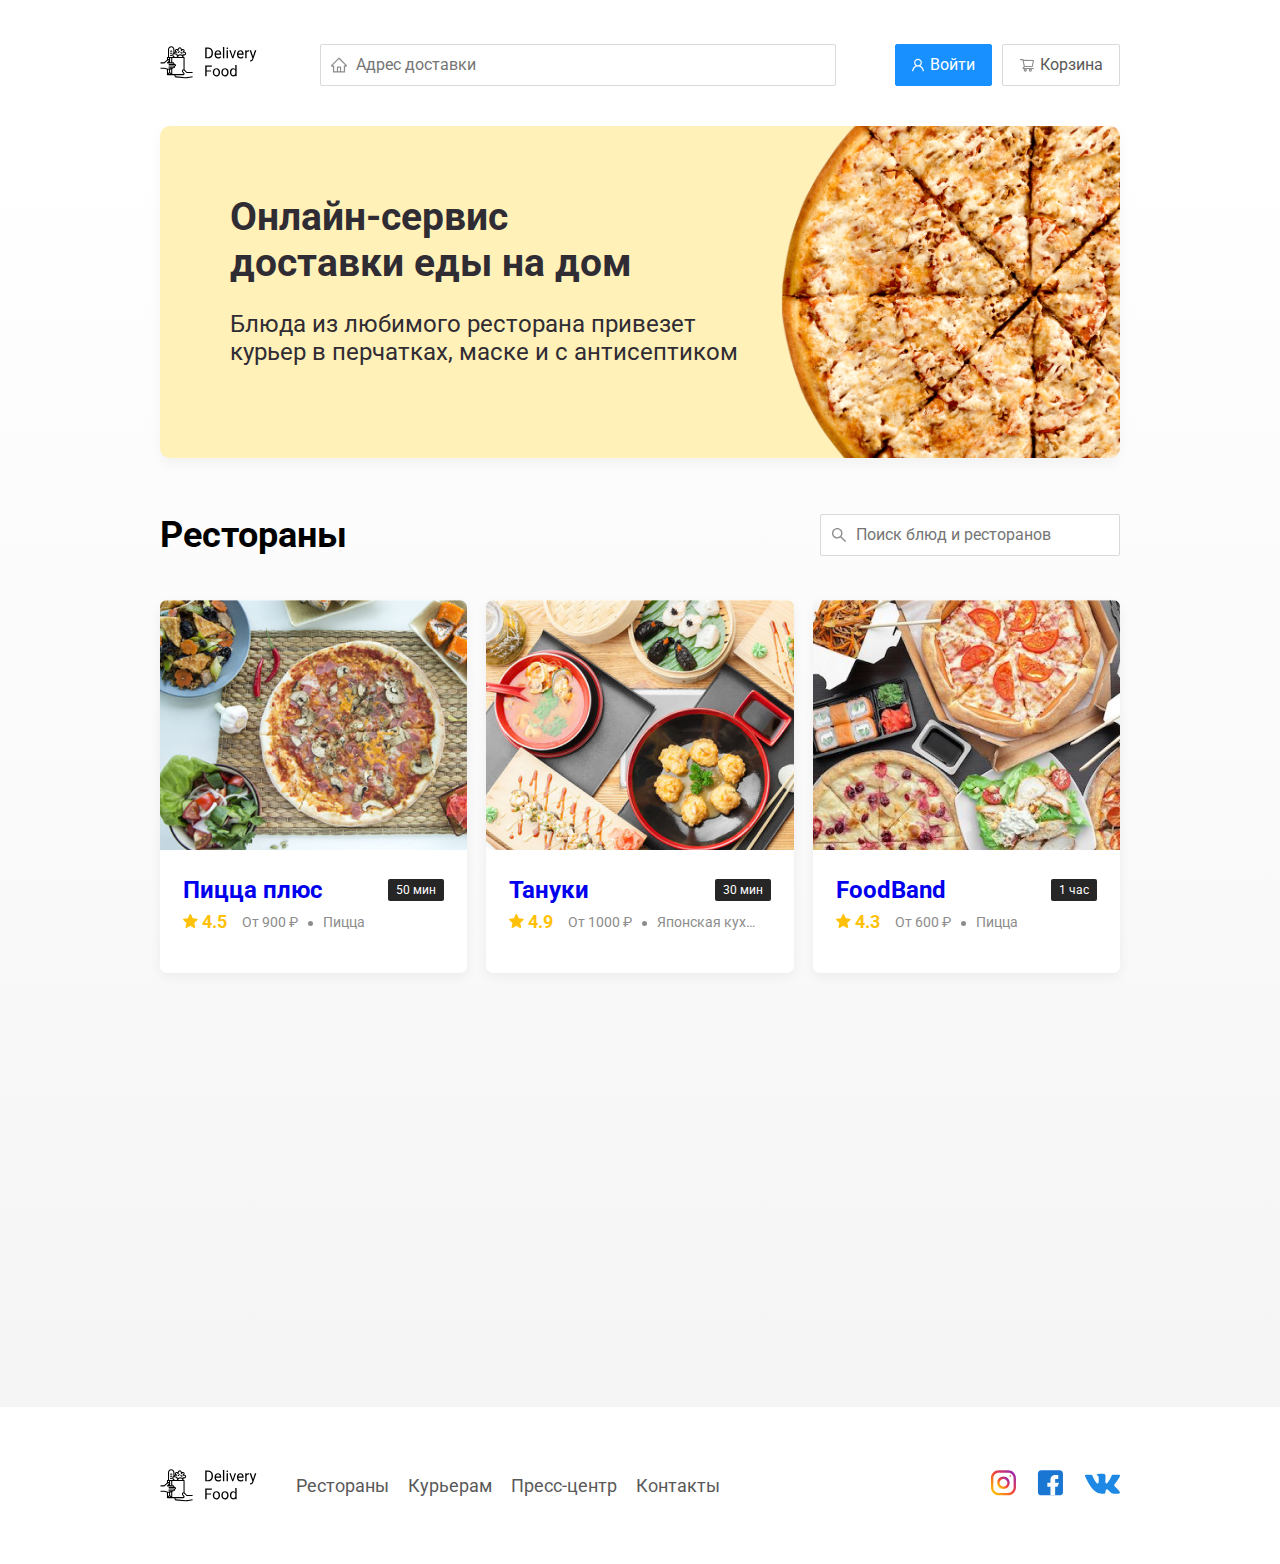
<file: index.html>
<!DOCTYPE html>
<html lang="en">
<head>
    <meta charset="UTF-8">
    <meta name="viewport" content="width=device-width, initial-scale=1.0">
    <title>Delivery Food - доставка еды на дом</title>
    <link href="https://fonts.googleapis.com/css2?family=Roboto:wght@400;700&display=swap" rel="stylesheet">
    <link rel="stylesheet" href="css/normalize.css">
    <link rel="stylesheet" href="css/style.css">
    <link rel="stylesheet" href="css/animate.css">
</head>
<body>
    <div class="container">
        <header class="header">
            <a href="index.html" class="logo">
                <img src="img/logo.svg" alt="Logo" class="logo">
            </a>
            
            <input type="text" class="input input-address" placeholder="Адрес доставки">
            <div class="buttons">
                <button class="button button-primary">
                    <img src="img/user.svg" alt="user" class="button-icon">
                    <span class="button-text">Войти</span>
                </button>
                <button class="button" id="cart-button">
                    <img src="img/shopping-cart.svg" alt="shopping-cart" class="button-icon">
                    <span class="button-text">Корзина</span>
                </button>
            </div>
        </header>
    </div>
    <!-- /.container -->
    <main class="main">
        <div class="container">
            

        <section class="promo">
            <h1 class="promo-title">Онлайн-сервис <br> доставки еды на дом</h1>
            <p class="promo-text">Блюда из любимого ресторана привезет курьер в перчатках, маске и с антисептиком</p>
        </section>

        <section class="restaurants">
            <div class="section-heading">
                <h2 class="section-title">Рестораны</h2>
                <input type="text" class="input input-search" placeholder="Поиск блюд и ресторанов">
            </div>
            <div class="cards">
                <a href="restaurant.html" class="card wow fadeInUp" data-wow-delay="0.2s">
                    <img src="img/restaurants/image0.png" class="card-image" alt="">
                    <div class="card-text">
                        <div class="card-heading">
                            <h3 class="card-title">Пицца плюс</h3>
                            <span class="card-tag tag">50 мин</span>
                        </div>
                        <!-- /.card-heading -->
                        <div class="card-info">
                            <div class="rating"><img src="img/rating.svg" alt=""> 4.5</div>
                            <div class="price">От 900 ₽</div>
                            <div class="category">Пицца</div>
                        </div>
                    </div>
                </a>
                <!-- /.card -->
                <a href="restaurant.html" class="card wow fadeInUp" data-wow-delay="0.4s">
                    <img src="img/restaurants/image1.png" class="card-image" alt="">
                    <div class="card-text">
                        <div class="card-heading">
                            <h3 class="card-title">Тануки</h3>
                            <span class="card-tag tag">30 мин</span>
                        </div>
                        <!-- /.card-heading -->
                        <div class="card-info">
                            <div class="rating"><img src="img/rating.svg" alt=""> 4.9</div>
                            <div class="price">От 1000 ₽</div>
                            <div class="category">Японская кухня</div>
                        </div>
                    </div>
                </a>
                <!-- /.card -->
                <a href="restaurant.html" class="card wow fadeInUp" data-wow-delay="0.6s">
                    <img src="img/restaurants/image2.png" class="card-image" alt="">
                    <div class="card-text">
                        <div class="card-heading">
                            <h3 class="card-title">FoodBand</h3>
                            <span class="card-tag tag">1 час</span>
                        </div>
                        <!-- /.card-heading -->
                        <div class="card-info">
                            <div class="rating"><img src="img/rating.svg" alt=""> 4.3</div>
                            <div class="price">От 600 ₽</div>
                            <div class="category">Пицца</div>
                        </div>
                    </div>
                </a>
                <!-- /.card -->
                <a href="restaurant.html" class="card wow fadeInUp" data-wow-delay="0.2s">
                    <img src="img/restaurants/image3.png" class="card-image" alt="">
                    <div class="card-text">
                        <div class="card-heading">
                            <h3 class="card-title">Жадина пицца</h3>
                            <span class="card-tag tag">45 мин</span>
                        </div>
                        <!-- /.card-heading -->
                        <div class="card-info">
                            <div class="rating"><img src="img/rating.svg" alt=""> 4.6</div>
                            <div class="price">От 700 ₽</div>
                            <div class="category">Пицца</div>
                        </div>
                    </div>
                </a>
                <!-- /.card -->
                <a href="restaurant.html" class="card wow fadeInUp" data-wow-delay="0.4s">
                    <img src="img/restaurants/image4.png" class="card-image" alt="">
                    <div class="card-text">
                        <div class="card-heading">
                            <h3 class="card-title">Точка еды</h3>
                            <span class="card-tag tag">30 мин</span>
                        </div>
                        <!-- /.card-heading -->
                        <div class="card-info">
                            <div class="rating"><img src="img/rating.svg" alt=""> 4.4</div>
                            <div class="price">От 800 ₽</div>
                            <div class="category">Европейская кухня</div>
                        </div>
                    </div>
                </a>
                <!-- /.card -->
                <a href="restaurant.html" class="card wow fadeInUp" data-wow-delay="0.6s">
                    <img src="img/restaurants/image5.png" class="card-image" alt="">
                    <div class="card-text">
                        <div class="card-heading">
                            <h3 class="card-title">PizzaBurger</h3>
                            <span class="card-tag tag">40 мин</span>
                        </div>
                        <!-- /.card-heading -->
                        <div class="card-info">
                            <div class="rating"><img src="img/rating.svg" alt=""> 4.8</div>
                            <div class="price">От 900 ₽</div>
                            <div class="category">Пицца, Бургеры</div>
                        </div>
                    </div>
                </a>
                <!-- /.card -->
            </div>
            <!-- /.cards -->
        </section>
        </div>
    </main> 
    <footer class="footer">
        <div class="container">
            <div class="footer-block">
                <img src="img/logo.svg" alt="logo" class="logo footer-logo">
                <nav class="footer-nav">
                    <a href="#" class="footer-link">Рестораны</a>
                    <a href="#" class="footer-link">Курьерам</a>
                    <a href="#" class="footer-link">Пресс-центр</a>
                    <a href="#" class="footer-link">Контакты</a>
                </nav>
                <div class="social-links">
                    <a href="#" class="social-link"><img src="img/instagram.svg" alt="instagram"></a>
                    <a href="#" class="social-link"><img src="img/fb.svg" alt="facebook"></a>
                    <a href="#" class="social-link"><img src="img/vk.svg" alt="vk"></a>
                </div>
            </div>
        </div>
    </footer>
    <div class="modal">
        <div class="modal-dialog">
            <div class="modal-header">
                <h3 class="modal-title">Корзина</h3>
                <button class="close">&times;</button>
            </div>
            <!-- /.modal-header -->
            <div class="modal-body">
                <div class="food-row">
                    <span class="food-name">Ролл угорь стандарт</span>
                     <strong class="food-price">250 ₽</strong>
                     <div class="food-counter">
                        <button class="counter-button">-</button>
                        <span class="counter">1</span>
                        <button class="counter-button">+</button>
                     </div>
                </div>
                <div class="food-row">
                    <span class="food-name">Ролл угорь стандарт</span>
                     <strong class="food-price">250 ₽</strong>
                     <div class="food-counter">
                        <button class="counter-button">-</button>
                        <span class="counter">1</span>
                        <button class="counter-button">+</button>
                     </div>
                </div>
                <div class="food-row">
                    <span class="food-name">Ролл угорь стандарт</span>
                     <strong class="food-price">250 ₽</strong>
                     <div class="food-counter">
                        <button class="counter-button">-</button>
                        <span class="counter">1</span>
                        <button class="counter-button">+</button>
                     </div>
                </div>
                <div class="food-row">
                    <span class="food-name">Ролл угорь стандарт</span>
                     <strong class="food-price">250 ₽</strong>
                     <div class="food-counter">
                        <button class="counter-button">-</button>
                        <span class="counter">1</span>
                        <button class="counter-button">+</button>
                     </div>
                </div>
                <div class="food-row">
                    <span class="food-name">Ролл угорь стандарт</span>
                     <strong class="food-price">250 ₽</strong>
                     <div class="food-counter">
                        <button class="counter-button">-</button>
                        <span class="counter">1</span>
                        <button class="counter-button">+</button>
                     </div>
                </div>
            </div>
            <!-- /.modal-body -->
            <div class="modal-footer">
                <span class="modal-pricetag">1250 ₽</span>
                <div class="footer-buttons">
                    <button class="button button-primary">Оформить заказ</button>
                    <button class="button">Отмена</button>
                </div>
            </div>
        </div>
    </div>
    <script src="js/wow.min.js"></script>
    <script src="js/main.js"></script>
</body>
</html>
</file>
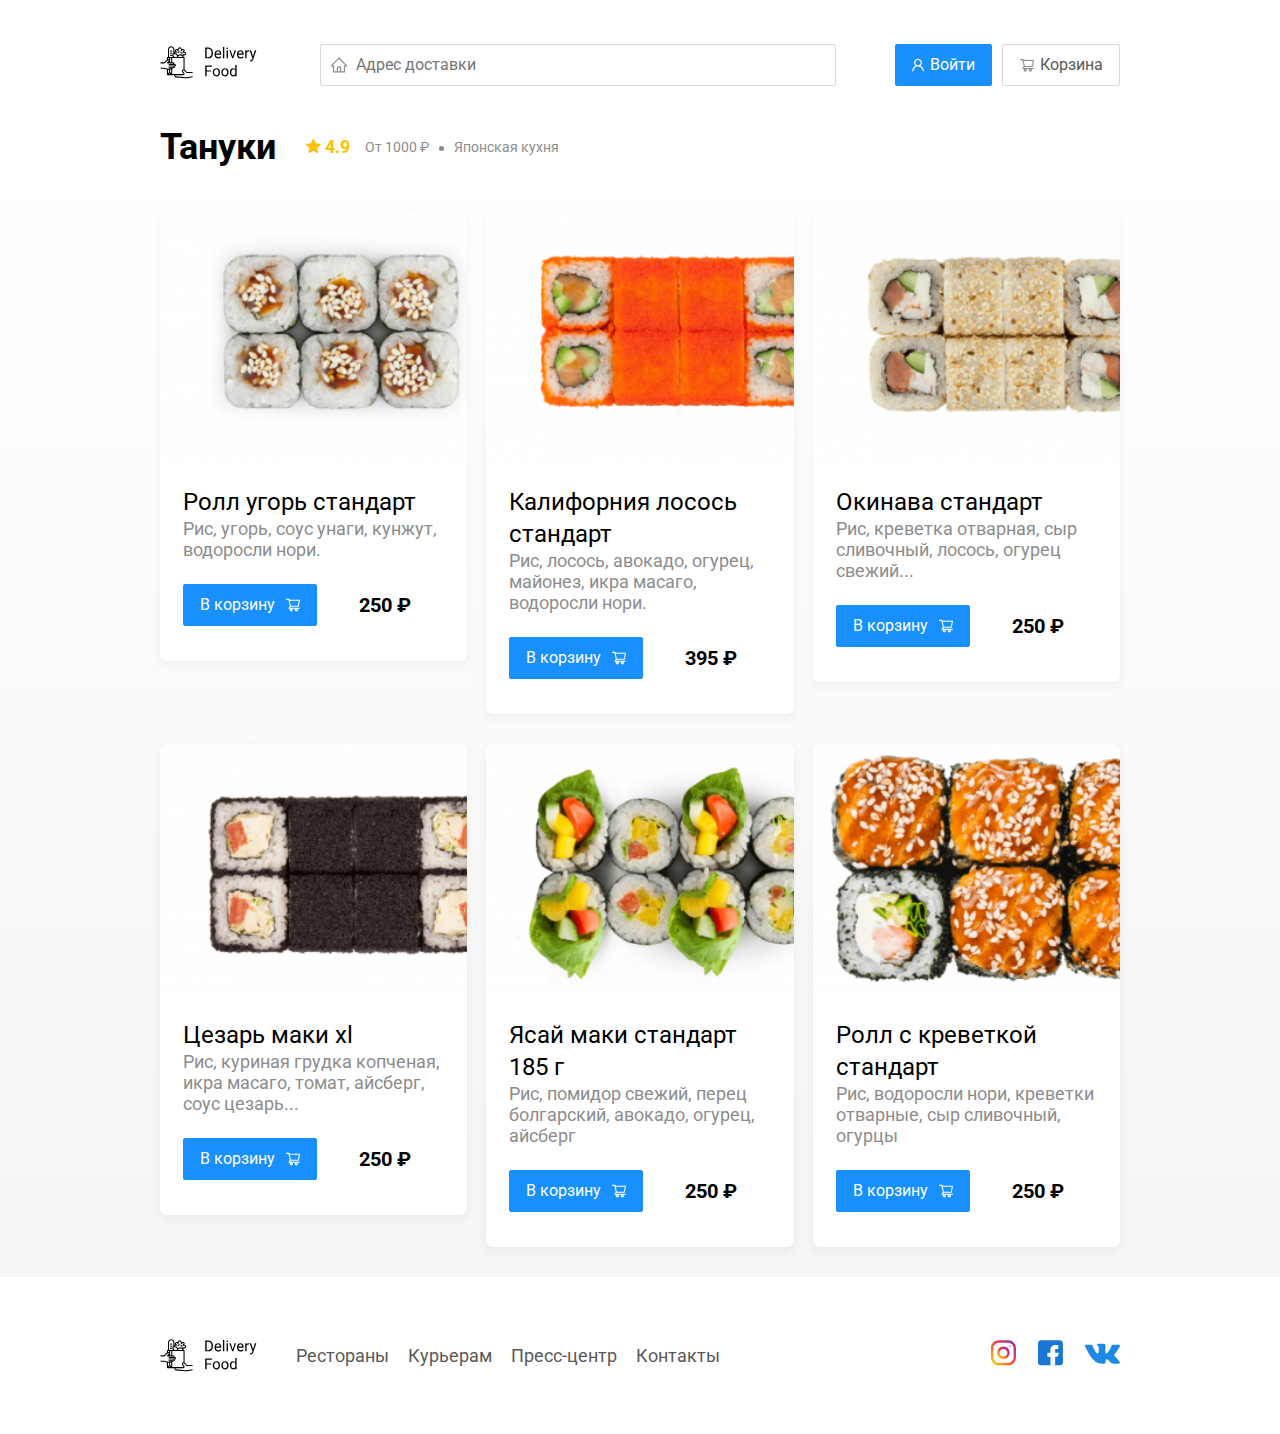
<file: restaurant.html>
<!DOCTYPE html>
<html lang="en">
<head>
    <meta charset="UTF-8">
    <meta name="viewport" content="width=device-width, initial-scale=1.0">
    <title>PizzaBurger - доставка еды на дом</title>
    <link href="https://fonts.googleapis.com/css2?family=Roboto:wght@400;700&display=swap" rel="stylesheet">
    <link rel="stylesheet" href="css/normalize.css">
    <link rel="stylesheet" href="css/style.css">
    <link rel="stylesheet" href="css/animate.css">
</head>
<body>
    <div class="container">
        <header class="header">
            <a href="index.html" class="logo">
                <img src="img/logo.svg" alt="Logo" class="logo">
            </a>
            <input type="text" class="input input-address" placeholder="Адрес доставки">
            <div class="buttons">
                <button class="button button-primary">
                    <img src="img/user.svg" alt="user" class="button-icon">
                    <span class="button-text">Войти</span>
                </button>
                <button class="button" id="cart-button">
                    <img src="img/shopping-cart.svg" alt="shopping-cart" class="button-icon">
                    <span class="button-text">Корзина</span>
                </button>
            </div>
        </header>
    </div>
    <!-- /.container -->
    <main class="main">
        <div class="container">
            <section class="restaurants">
                <div class="section-heading">
                    <h2 class="section-title">Тануки</h2>
                    <div class="card-info">
                        <div class="rating"><img src="img/rating.svg" alt=""> 4.9</div>
                        <div class="price">От 1000 ₽</div>
                        <div class="category">Японская кухня</div>
                    </div>
                </div>
                <div class="cards">
                    <div class="card wow fadeInUp" data-wow-delay="0.2s">
                        <img src="img/food/image0.png" class="card-image" alt="">
                        <div class="card-text">
                            <div class="card-heading">
                                <h3 class="card-title card-title-reg">Ролл угорь стандарт</h3>
                            </div>
                            <!-- /.card-heading -->
                            <div class="card-info">
                                <div class="ingredients">Рис, угорь, соус унаги, кунжут, водоросли нори.</div>
                            </div>
                            <div class="card-buttons">
                                <button class="button button-primary">
                                    <span class="button-card-text">В корзину</span>
                                    <img src="img/shopping-cart-white.svg" alt="shopping-cart" class="button-card-image">
                                </button>
                                <strong class="card-price-bold">250 ₽</strong>
                            </div>
                        </div>
                    </div>
                    <!-- /.card -->
                    <div class="card wow fadeInUp" data-wow-delay="0.4s">
                        <img src="img/food/image1.png" class="card-image" alt="">
                        <div class="card-text">
                            <div class="card-heading">
                                <h3 class="card-title card-title-reg">Калифорния лосось стандарт</h3>
                            </div>
                            <!-- /.card-heading -->
                            <div class="card-info">
                                <div class="ingredients">Рис, лосось, авокадо, огурец, майонез, икра масаго, водоросли нори.</div>
                            </div>
                            <div class="card-buttons">
                                <button class="button button-primary">
                                    <span class="button-card-text">В корзину</span>
                                    <img src="img/shopping-cart-white.svg" alt="shopping-cart" class="button-card-image">
                                </button>
                                <strong class="card-price-bold">395 ₽</strong>
                            </div>
                        </div>
                    </div>
                    <!-- /.card -->
                    <div class="card wow fadeInUp" data-wow-delay="0.6s">
                        <img src="img/food/image2.png" class="card-image" alt="">
                        <div class="card-text">
                            <div class="card-heading">
                                <h3 class="card-title card-title-reg">Окинава стандарт</h3>
                            </div>
                            <!-- /.card-heading -->
                            <div class="card-info">
                                <div class="ingredients">Рис, креветка отварная, сыр сливочный, лосось, огурец свежий...</div>
                            </div>
                            <div class="card-buttons">
                                <button class="button button-primary">
                                    <span class="button-card-text">В корзину</span>
                                    <img src="img/shopping-cart-white.svg" alt="shopping-cart" class="button-card-image">
                                </button>
                                <strong class="card-price-bold">250 ₽</strong>
                            </div>
                        </div>
                    </div>
                    <!-- /.card -->
                    <div class="card wow fadeInUp" data-wow-delay="0.2s">
                        <img src="img/food/image3.png" class="card-image" alt="">
                        <div class="card-text">
                            <div class="card-heading">
                                <h3 class="card-title card-title-reg">Цезарь маки хl</h3>
                            </div>
                            <!-- /.card-heading -->
                            <div class="card-info">
                                <div class="ingredients">Рис, куриная грудка копченая, икра масаго, томат, айсберг, соус цезарь...</div>
                            </div>
                            <div class="card-buttons">
                                <button class="button button-primary">
                                    <span class="button-card-text">В корзину</span>
                                    <img src="img/shopping-cart-white.svg" alt="shopping-cart" class="button-card-image">
                                </button>
                                <strong class="card-price-bold">250 ₽</strong>
                            </div>
                        </div>
                    </div>
                    <!-- /.card -->
                    <div class="card wow fadeInUp" data-wow-delay="0.4s">
                        <img src="img/food/image4.png" class="card-image" alt="">
                        <div class="card-text">
                            <div class="card-heading">
                                <h3 class="card-title card-title-reg">Ясай маки стандарт 185 г</h3>
                            </div>
                            <!-- /.card-heading -->
                            <div class="card-info">
                                <div class="ingredients">Рис, помидор свежий, перец болгарский, авокадо, огурец, айсберг</div>
                            </div>
                            <div class="card-buttons">
                                <button class="button button-primary">
                                    <span class="button-card-text">В корзину</span>
                                    <img src="img/shopping-cart-white.svg" alt="shopping-cart" class="button-card-image">
                                </button>
                                <strong class="card-price-bold">250 ₽</strong>
                            </div>
                        </div>
                    </div>
                    <!-- /.card -->
                    <div class="card wow fadeInUp" data-wow-delay="0.6s">
                        <img src="img/food//image5.png" class="card-image" alt="">
                        <div class="card-text">
                            <div class="card-heading">
                                <h3 class="card-title card-title-reg">Ролл с креветкой стандарт</h3>
                            </div>
                            <!-- /.card-heading -->
                            <div class="card-info">
                                <div class="ingredients">Рис, водоросли нори, креветки отварные, сыр сливочный, огурцы</div>
                            </div>
                            <div class="card-buttons">
                                <button class="button button-primary">
                                    <span class="button-card-text">В корзину</span>
                                    <img src="img/shopping-cart-white.svg" alt="shopping-cart" class="button-card-image">
                                </button>
                                <strong class="card-price-bold">250 ₽</strong>
                            </div>
                        </div>
                    </div>
                    <!-- /.card -->
                </div>
                <!-- /.cards -->
            </section>
        </div>
    </main> 
    <footer class="footer">
        <div class="container">
            <div class="footer-block">
                <img src="img/logo.svg" alt="logo" class="logo footer-logo">
                <nav class="footer-nav">
                    <a href="#" class="footer-link">Рестораны</a>
                    <a href="#" class="footer-link">Курьерам</a>
                    <a href="#" class="footer-link">Пресс-центр</a>
                    <a href="#" class="footer-link">Контакты</a>
                </nav>
                <div class="social-links">
                    <a href="#" class="social-link"><img src="img/instagram.svg" alt="instagram"></a>
                    <a href="#" class="social-link"><img src="img/fb.svg" alt="facebook"></a>
                    <a href="#" class="social-link"><img src="img/vk.svg" alt="vk"></a>
                </div>
            </div>
        </div>
    </footer>
    <div class="modal">
        <div class="modal-dialog">
            <div class="modal-header">
                <h3 class="modal-title">Корзина</h3>
                <button class="close">&times;</button>
            </div>
            <!-- /.modal-header -->
            <div class="modal-body">
                <div class="food-row">
                    <span class="food-name">Ролл угорь стандарт</span>
                     <strong class="food-price">250 ₽</strong>
                     <div class="food-counter">
                        <button class="counter-button">-</button>
                        <span class="counter">1</span>
                        <button class="counter-button">+</button>
                     </div>
                </div>
                <div class="food-row">
                    <span class="food-name">Ролл угорь стандарт</span>
                     <strong class="food-price">250 ₽</strong>
                     <div class="food-counter">
                        <button class="counter-button">-</button>
                        <span class="counter">1</span>
                        <button class="counter-button">+</button>
                     </div>
                </div>
                <div class="food-row">
                    <span class="food-name">Ролл угорь стандарт</span>
                     <strong class="food-price">250 ₽</strong>
                     <div class="food-counter">
                        <button class="counter-button">-</button>
                        <span class="counter">1</span>
                        <button class="counter-button">+</button>
                     </div>
                </div>
                <div class="food-row">
                    <span class="food-name">Ролл угорь стандарт</span>
                     <strong class="food-price">250 ₽</strong>
                     <div class="food-counter">
                        <button class="counter-button">-</button>
                        <span class="counter">1</span>
                        <button class="counter-button">+</button>
                     </div>
                </div>
                <div class="food-row">
                    <span class="food-name">Ролл угорь стандарт</span>
                     <strong class="food-price">250 ₽</strong>
                     <div class="food-counter">
                        <button class="counter-button">-</button>
                        <span class="counter">1</span>
                        <button class="counter-button">+</button>
                     </div>
                </div>
            </div>
            <!-- /.modal-body -->
            <div class="modal-footer">
                <span class="modal-pricetag">1250 ₽</span>
                <div class="footer-buttons">
                    <button class="button button-primary">Оформить заказ</button>
                    <button class="button">Отмена</button>
                </div>
            </div>
        </div>
    </div>
    <script src="js/wow.min.js"></script>
    <script src="js/main.js"></script>
</body>
</html>
</file>
<file: css/style.css>
* {
    box-sizing: border-box;
}
body{
    font-family: 'Roboto', sans-serif;
    padding-top: 44px;
}
.container{
    max-width: 1200px;
    margin: auto;
}
.main{
    background: linear-gradient(180deg, rgba(245, 245, 245, 0) 1.04%, #F5F5F5 100%);
}
.header{
    display: flex;
    align-items: center;
    justify-content: space-between;
    margin-bottom: 40px;
}
.input{
    background: #FFFFFF;
    border: 1px solid #D9D9D9;
    border-radius: 2px;
    padding: 8px;
    font-size: 16px;
    line-height: 24px;
    background-repeat: no-repeat;
    background-position: left 10px center;
    padding-left: 35px;
}
.input-address{
    flex: 0.8;
    background-image: url(../img/home.svg);
}
.input-search{
    width: 300px;
    background-image: url(../img/search.svg);
    margin-left: auto;
}
.buttons{
    display: flex;
    align-items: center;
}
.button{
    display: flex;
    align-items: center;
    padding: 8px 16px;
    background: #FFFFFF;
    border: 1px solid #D9D9D9;
    box-sizing: border-box;
    box-shadow: 0px 0px 2px rgba(0, 0, 0, 0.0015);
    border-radius: 2px;
    color:#595959;
    font-size: 16px;
    line-height: 24px;
}
.button-primary{
    background: #1890ff;
    border: 1px solid #1890ff;
    color: #fff;
    margin-right: 10px;
}
.button-icon{
    margin-right: 6px;
}
.button-card-text{
    margin-right: 10px;
}
.promo{
    box-shadow: 0px 7px 12px rgba(158, 158, 163, 0.1);
    background: #FFF1B8 url(../img/promo-image.png) no-repeat top -80px right -160px / 600px;
    border-radius: 10px;
    padding: 68px 70px;
    margin-bottom: 56px;
}
.promo-title{    
    font-style: normal;
    font-weight: bold;
    font-size: 39px;
    line-height: 46px;
    margin: 0;
    color: #302C34;
}
.promo-text{
    max-width: 540px;
    font-style: normal;
    font-weight: normal;
    font-size: 24px;
    line-height: 28px;
    color: #302C34;
}
.section-heading{
    display: flex;
    align-items: center;
    margin-bottom: 44px;
}
.section-title{
    font-style: normal;
    font-weight: bold;
    font-size: 36px;
    line-height: 42px;
    margin: 0;
    margin-right: 30px;
    color: #000000;
}
.cards{
    display: flex;
    flex-wrap: wrap;
    align-items: flex-start;
    justify-content: space-between;
}
.card{
    background: #FFFFFF;
    box-shadow: 0px 4px 12px rgba(0, 0, 0, 0.05);
    border-radius: 7px;
    overflow: hidden;
    margin-bottom: 30px;
    flex-basis: 32%;
    text-decoration: none;
}
.card-image{
    width: 384px;
    height: 250px;
    object-fit: cover;
}
.card-text{
    padding: 20px 23px 35px;
}
.card-heading{
    display: flex;
    align-items: center;
    justify-content: space-between;
}
.card-title{
    margin: 0;
    font-style: normal;
    font-weight: bold;
    font-size: 24px;
    line-height: 32px;
}
.card-title-reg{
    font-weight: 400;
}
.card-tag{
    font-style: normal;
    font-weight: normal;
    font-size: 12px;
    line-height: 20px;
    color: #ffffff;
    background: #262626;
    border-radius: 2px;
    padding: 1px 8px;
}
.card-info{
    display: flex;
    align-items: center;
}
.card-buttons{
    display: flex;
    align-items: center;
    margin-top: 24px;
}
.card-price-bold{
    font-weight: bold;
    font-size: 20px;
    line-height: 32px;
    margin-left: 32px;
}
.rating{
    margin-right: 26px;
    font-style: normal;
    font-weight: bold;
    font-size: 18px;
    line-height: 32px;
    color: #FFC107;
}
.price,
.category{
    font-style: normal;
    font-weight: normal;
    font-size: 18px;
    line-height: 32px;
    color: #8C8C8C;
}
.category{
    text-overflow: ellipsis;
    overflow: hidden;
    white-space: nowrap;
    max-width: 150px;
}
.ingredients{
    font-style: normal;
    font-weight: normal;
    font-size: 18px;
    line-height: 21px;
    color: #8C8C8C;
}
.price{
    margin-right: 10px;
}
.price:after{
    content: '';
    width: 5px;
    height: 5px;
    background-color: #8C8C8C;
    display: inline-block;
    border-radius: 50%;
    vertical-align: middle;
    margin-left: 10px;
}
.footer{
    padding: 60px 0;
}
.footer-nav{
    margin-left: 35px;
    margin-right: auto;
}
.footer-block{
    display: flex;
    align-items: center;
    justify-content: space-between;
}
.footer-link{
    display: inline-block;
    color: #595959;
    text-decoration: none;
    font-style: normal;
    font-weight: normal;
    font-size: 18px;
    line-height: 21px;
}
.footer-link:not(:last-child)
{
    margin-right: 15px;
}
.social-links{
    display: flex;
    align-items: center;
}
.social-link:not(:last-child){
    margin-right: 21px;
}
.modal{
    position: fixed;
    left: 0;
    top: 0;
    width: 100%;
    height: 100%;
    background: rgba(0, 0, 0, 0.4);
    display: none;
}
.is-open{
    display: flex;
}
.modal-dialog{
    max-width: 780px;
    width: 95%;
    background: #ffffff;
    border-radius: 5px;
    margin: auto;
    padding: 40px 45px;
}
.modal-header{
    display: flex;
    align-items: center;
    justify-content: space-between;
    margin-bottom: 45px;
}
.modal-title{
    margin: 0;
    font-weight: bold;
    font-size: 36px;
    line-height: 42px;
}
.close{
    font-size: 36px;
    border: none;
    background-color: transparent;
}
.modal-body{
    margin-bottom: 52px;
}
.food-row{
    display: flex;
    align-items: flex-start;
    justify-content: space-between;
    padding-bottom: 8px;
    border-bottom: 1px solid #d9d9d9;
    margin-bottom: 15px;
}
.food-name{
    font-weight: normal;
    font-size: 18px;
    line-height: 32px;
}
.food-price{
    margin-left: auto;
    margin-right: 47px;
    font-weight: bold;
    font-size: 20px;
    line-height: 32px;
}
.food-counter{
    display: flex;
    align-items: center;
}
.counter-button{
    display: flex;
    align-items: center;
    justify-content: center;
    background: #ffffff;
    border: 1px solid #40adff;
    box-sizing: border-box;
    border-radius: 2px;
    width: 39px;
    height: 32px;
    font-size: 14px;
    line-height: 22px;
    color: #40adff;
}
.counter{
    line-height: 24px;
    font-size: 16px;
    margin-left: 10px;
    margin-right: 10px;
}
.modal-footer{
    display: flex;
    align-items: center;
    justify-content: space-between;
}
.footer-buttons{
    display: flex;
    align-items: center;
}
.modal-pricetag{
    background: #262626;
    border-radius:5px;
    color: #ffffff;
    padding: 15px 20px;
}
@media(max-width:1366px)
{
    .container{
        max-width: 960px;
    }
    .promo{
        background-size: 500px;
    }
    .rating{
        margin-right: 15px;
    }
    .category,
    .price{
        font-size: 14px;
    }
    .card .category{
        max-width: 100px;
    }
}
@media(max-width:992px)
{
    .container{
        max-width: 750px;
    }
    .promo{
        padding: 50px;
        background-size: 400px;
        background-position: center right -200px;
    }
    .promo-text{
        font-size: 18px;
        max-width: 400px;
    }
    .card{
        flex-basis: 49%;
    }
    .footer-link{
        font: 16px;
    }
}
@media(max-width:768px)
{
    .container{
        max-width: 560px;
    }
    .card .rating{
        flex-basis: 100%;
    }
    .card-info{
        flex-wrap: wrap;
    }
    .card-title{
        font: 18px;
    }
    .promo-title{
        font-size: 24px;
        line-height: 1.4;
    }
    .promo{
        background-size: 300px;
        background-position: center right -200px;
    }
}
@media(max-width:578px)
{
    .container{
        width: 90%;
    }
    .section-heading{
        flex-wrap: wrap;
    }
    .header{
        flex-wrap: wrap;
    }
    .input-address{
        margin-top: 15px;
        order: 5;
        flex: 1;
    }
    .promo{
        background-image: none;
    }
    .promo-title{
        margin-bottom: 10px;
    }
    .card{
        flex-basis: 100%;
    }
    .card-image{
        width: 100%;
    }
    .footer{
        padding: 30px 0;
    }
    .footer-block{
        align-items: flex-start;
    }
    .footer-nav{
        margin-left: 0;
        margin-right: 0;
        order: 0;
        display: flex;
        flex-direction: column;
    }
    .footer-logo{
        margin-right: 15px;
        order: 1;
    }
    .social-links{
        order: 2;
    }
}
@media(max-width:480px)
{
    .button-text{
        display: none;
    }
    .button{
        min-height: 40px;
    }
    .button-icon{
        margin: 0;
    }
    .promo{
        padding: 20px;
    }
    .footer-block{
        flex-wrap: wrap;
        flex-direction: column;
        align-items: center;
    }
    .footer-logo{
        order: 0;
        margin-bottom: 20px;
    }
    .footer-nav{
        margin-bottom: 20px;
        text-align: center;
    }
    .footer-link:not(:last-child)
    {
        margin-right: 0px;
    }
}
</file>
